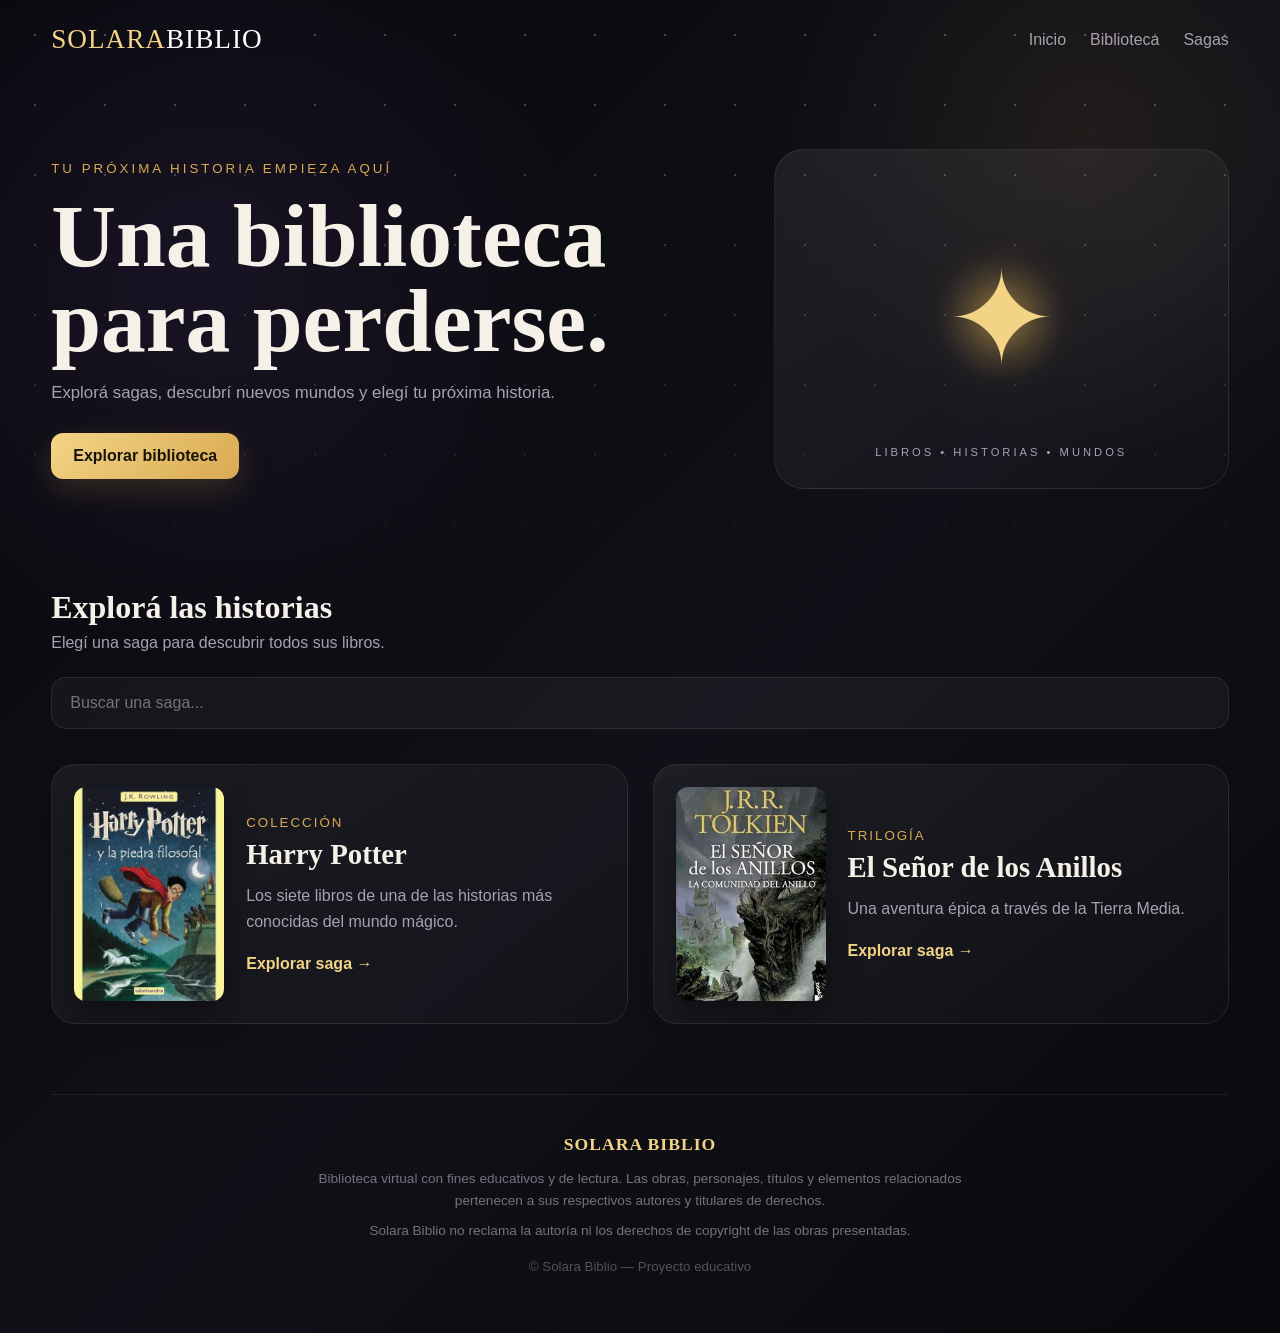
<file: index.html>
<!DOCTYPE html>
<html lang="es">
<head>
  <meta charset="UTF-8">
  <meta name="viewport" content="width=device-width, initial-scale=1.0">

  <title>Solara Biblio | Biblioteca Virtual</title>

  <link rel="stylesheet" href="style.css">
</head>

<body>

<header>
  <a class="logo" href="index.html">
    SOLARA<span>BIBLIO</span>
  </a>

  <nav>
    <a href="#inicio">Inicio</a>
    <a href="#biblioteca">Biblioteca</a>
    <a href="#sagas">Sagas</a>
  </nav>
</header>

<section class="hero" id="inicio">

  <div>
    <small>Tu próxima historia empieza aquí</small>

    <h1>Una biblioteca para perderse.</h1>

    <p>
      Explorá sagas, descubrí nuevos mundos y elegí
      tu próxima historia.
    </p>

    <button onclick="document.querySelector('#biblioteca').scrollIntoView()">
      Explorar biblioteca
    </button>
  </div>

  <div class="magic-card"></div>

</section>

<main id="biblioteca">

  <div class="section-title">
    <div>
      <h2>Explorá las historias</h2>

      <p>
        Elegí una saga para descubrir todos sus libros.
      </p>
    </div>
  </div>

  <input
    class="search"
    id="search"
    placeholder="Buscar una saga..."
  >

  <section class="sagas-grid" id="sagas">

    <a
      href="sagas/harry-potter.html"
      class="saga-card"
      data-name="harry potter"
    >

      <div
        class="saga-cover"
        style="background-image:url('covers/harry-potter/1.jpg')"
      ></div>

      <div class="saga-text">
        <small>COLECCIÓN</small>

        <h2>Harry Potter</h2>

        <p>
          Los siete libros de una de las historias
          más conocidas del mundo mágico.
        </p>

        <span>Explorar saga →</span>
      </div>

    </a>


    <a
      href="sagas/senor-anillos.html"
      class="saga-card"
      data-name="el señor de los anillos senor anillos"
    >

      <div
        class="saga-cover"
        style="background-image:url('covers/senor-anillos/1.jpg')"
      ></div>

      <div class="saga-text">
        <small>TRILOGÍA</small>

        <h2>El Señor de los Anillos</h2>

        <p>
          Una aventura épica a través de la Tierra Media.
        </p>

        <span>Explorar saga →</span>
      </div>

    </a>

  </section>

</main>

<footer>

  <strong>SOLARA BIBLIO</strong>

  <p>
    Biblioteca virtual con fines educativos y de lectura.
    Las obras, personajes, títulos y elementos relacionados
    pertenecen a sus respectivos autores y titulares de derechos.
  </p>

  <p>
    Solara Biblio no reclama la autoría ni los derechos de copyright
    de las obras presentadas.
  </p>

  <small>
    © Solara Biblio — Proyecto educativo
  </small>

</footer>

<script src="script.js"></script>

</body>
</html>
</file>
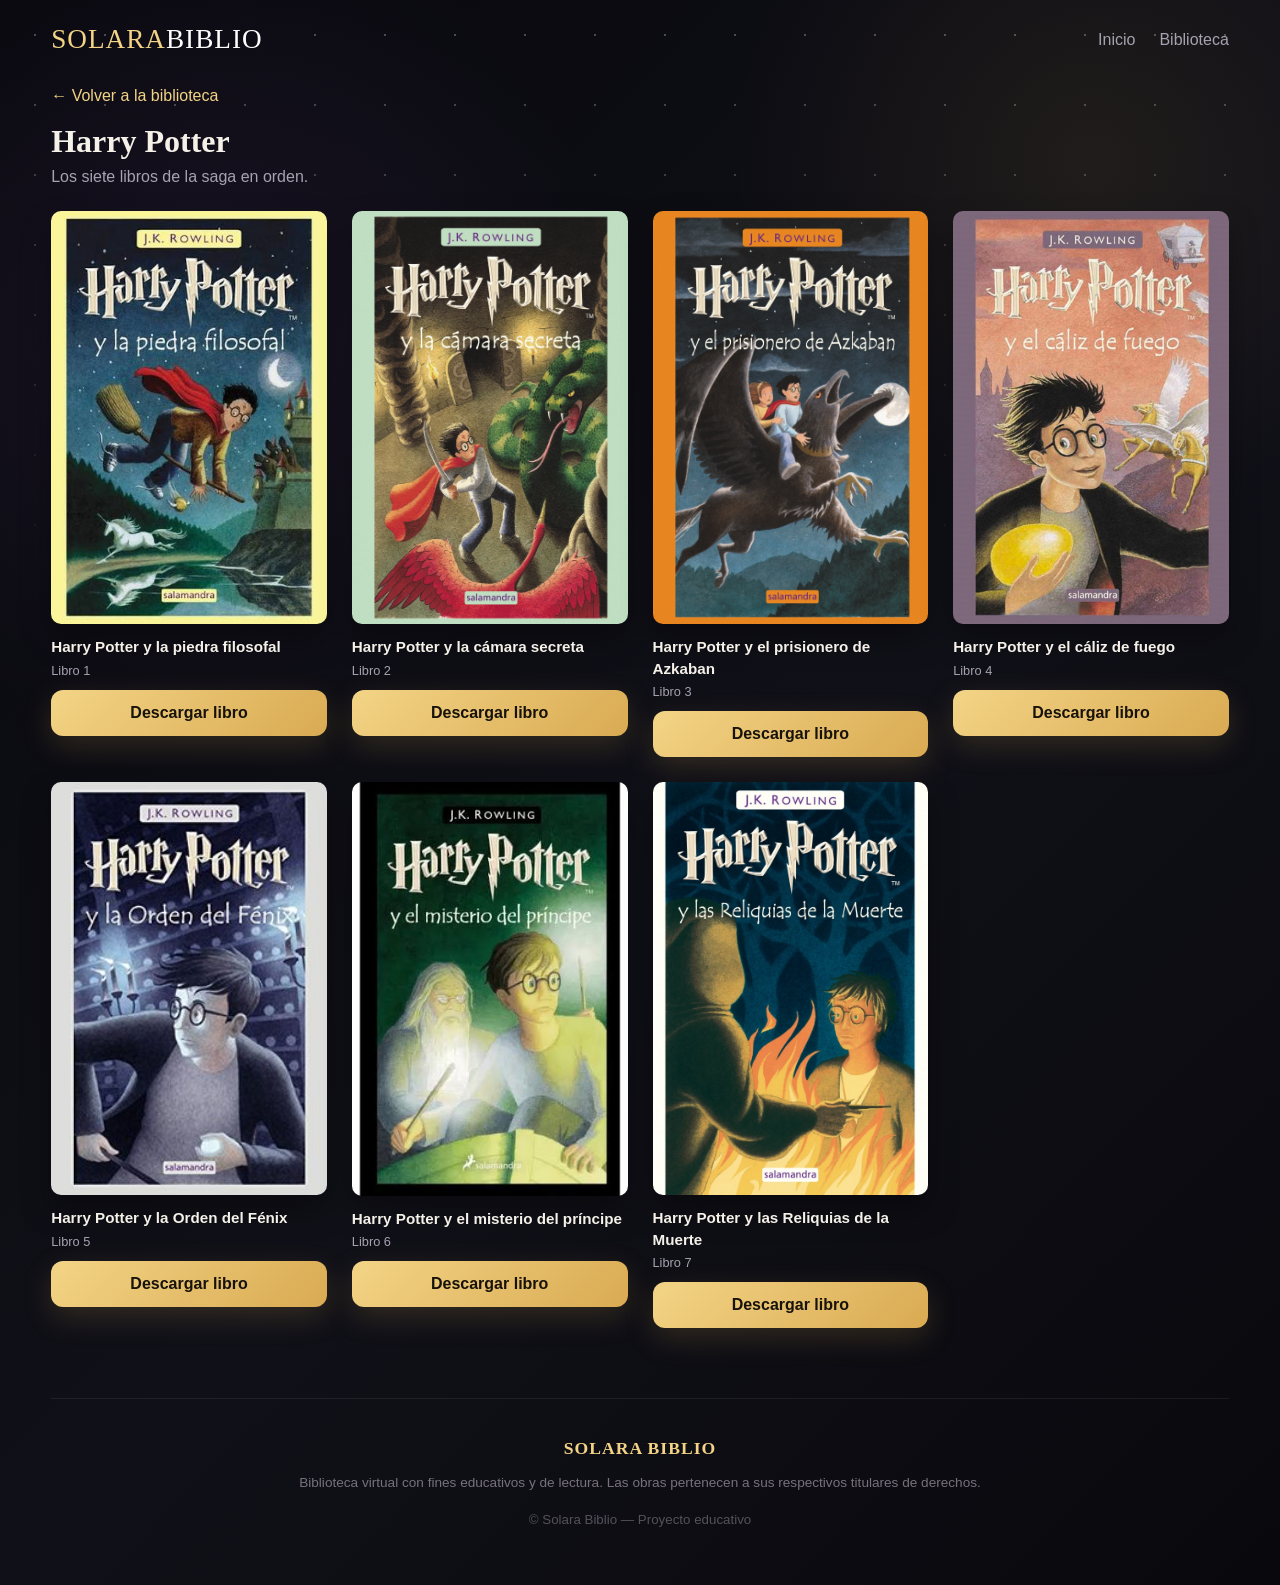
<file: sagas/harry-potter.html>
<!DOCTYPE html>
<html lang="es">
<head>
<meta charset="UTF-8">
<meta name="viewport" content="width=device-width,initial-scale=1.0">

<title>Harry Potter | Solara Biblio</title>

<link rel="stylesheet" href="../style.css">
</head>

<body>

<header>

<a class="logo" href="../index.html">
SOLARA<span>BIBLIO</span>
</a>

<nav>
<a href="../index.html">Inicio</a>
<a href="../index.html#biblioteca">Biblioteca</a>
</nav>

</header>

<main>

<div class="section-title">

<div>

<p class="back">
<a href="../index.html">← Volver a la biblioteca</a>
</p>

<h2>Harry Potter</h2>

<p>
Los siete libros de la saga en orden.
</p>

</div>

</div>

<section class="books-grid" id="books"></section>

</main>

<footer>

<strong>SOLARA BIBLIO</strong>

<p>
Biblioteca virtual con fines educativos y de lectura.
Las obras pertenecen a sus respectivos titulares de derechos.
</p>

<small>© Solara Biblio — Proyecto educativo</small>

</footer>

<script>

const books=[
"Harry Potter y la piedra filosofal",
"Harry Potter y la cámara secreta",
"Harry Potter y el prisionero de Azkaban",
"Harry Potter y el cáliz de fuego",
"Harry Potter y la Orden del Fénix",
"Harry Potter y el misterio del príncipe",
"Harry Potter y las Reliquias de la Muerte"
];

const container=document.querySelector("#books");

books.forEach((title,index)=>{

const n=index+1;

container.innerHTML+=`

<article class="book-card">

<img
src="../covers/harry-potter/${n}.jpg"
alt="${title}"
>

<h3>${title}</h3>

<span>Libro ${n}</span>

<a
class="download-btn"
href="../covers/harry-potter/${n}.pdf"
download
>
Descargar libro
</a>

</article>

`;

});

</script>

</body>
</html>
</file>
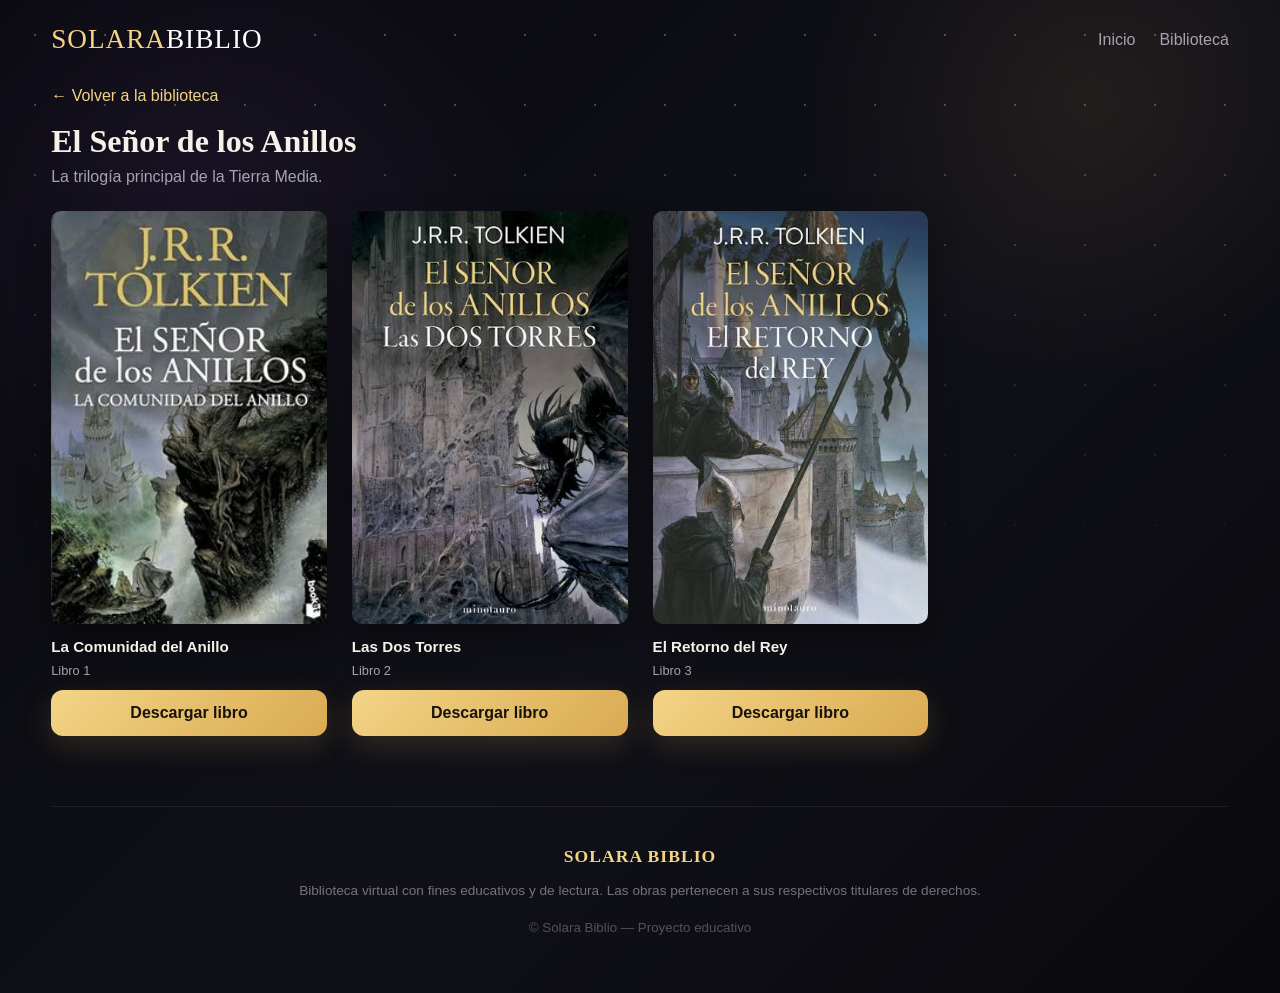
<file: sagas/senor-anillos.html>
<!DOCTYPE html>
<html lang="es">
<head>
<meta charset="UTF-8">
<meta name="viewport" content="width=device-width,initial-scale=1.0">

<title>El Señor de los Anillos | Solara Biblio</title>

<link rel="stylesheet" href="../style.css">
</head>

<body>

<header>

<a class="logo" href="../index.html">
SOLARA<span>BIBLIO</span>
</a>

<nav>
<a href="../index.html">Inicio</a>
<a href="../index.html#biblioteca">Biblioteca</a>
</nav>

</header>

<main>

<div class="section-title">

<div>

<p class="back">
<a href="../index.html">← Volver a la biblioteca</a>
</p>

<h2>El Señor de los Anillos</h2>

<p>
La trilogía principal de la Tierra Media.
</p>

</div>

</div>

<section class="books-grid" id="books"></section>

</main>

<footer>

<strong>SOLARA BIBLIO</strong>

<p>
Biblioteca virtual con fines educativos y de lectura.
Las obras pertenecen a sus respectivos titulares de derechos.
</p>

<small>© Solara Biblio — Proyecto educativo</small>

</footer>

<script>

const books=[
"La Comunidad del Anillo",
"Las Dos Torres",
"El Retorno del Rey"
];

const container=document.querySelector("#books");

books.forEach((title,index)=>{

const n=index+1;

container.innerHTML+=`

<article class="book-card">

<img
src="../covers/senor-anillos/${n}.jpg"
alt="${title}"
>

<h3>${title}</h3>

<span>Libro ${n}</span>

<a
class="download-btn"
href="../covers/senor-anillos/${n}.pdf"
download
>
Descargar libro
</a>

</article>

`;

});

</script>

</body>
</html>
</file>
<file: style.css>
*{
  box-sizing:border-box;
  margin:0;
  padding:0;
}

:root{
  --bg:#09090d;
  --panel:#13131a;
  --text:#f5f1e8;
  --muted:#a7a1b0;
  --gold:#d9aa52;
  --gold2:#f3d486;
}

html{
  scroll-behavior:smooth;
}

body{
  min-height:100vh;
  color:var(--text);
  font-family:Arial,Helvetica,sans-serif;
  background:
    radial-gradient(circle at 15% 20%,rgba(111,73,153,.14),transparent 25%),
    radial-gradient(circle at 85% 10%,rgba(217,170,82,.09),transparent 20%),
    linear-gradient(135deg,#08080d,#101018 55%,#09090d);
  overflow-x:hidden;
}

body::before{
  content:"";
  position:fixed;
  inset:0;
  pointer-events:none;
  opacity:.28;
  background-image:radial-gradient(#fff 1px,transparent 1px);
  background-size:70px 70px;
  mask-image:linear-gradient(to bottom,black,transparent 70%);
}

header{
  width:min(1180px,92%);
  margin:auto;
  padding:24px 0;
  display:flex;
  align-items:center;
  justify-content:space-between;
  position:relative;
  z-index:2;
}

.logo{
  font-family:Georgia,serif;
  font-size:1.7rem;
  letter-spacing:1px;
  color:var(--gold2);
  text-decoration:none;
}

.logo span{
  color:#fff;
}

nav{
  display:flex;
  gap:24px;
}

nav a{
  color:var(--muted);
  text-decoration:none;
  transition:.2s;
}

nav a:hover{
  color:var(--gold2);
}

.hero{
  width:min(1180px,92%);
  margin:50px auto 80px;
  min-height:380px;
  display:grid;
  grid-template-columns:1.2fr .8fr;
  align-items:center;
  gap:40px;
}

.hero small{
  color:var(--gold);
  letter-spacing:3px;
  text-transform:uppercase;
}

.hero h1{
  font-family:Georgia,serif;
  font-size:clamp(3rem,7vw,6rem);
  line-height:.95;
  margin:16px 0;
}

.hero p{
  color:var(--muted);
  max-width:600px;
  line-height:1.7;
  font-size:1.05rem;
}

.hero button,
.download-btn{
  border:0;
  cursor:pointer;
  margin-top:25px;
  padding:14px 22px;
  border-radius:12px;
  font-size:1rem;
  font-weight:bold;
  text-decoration:none;
  color:#17120a;
  background:linear-gradient(135deg,var(--gold2),var(--gold));
  box-shadow:0 10px 30px rgba(217,170,82,.18);
  transition:.25s;
}

.hero button:hover,
.download-btn:hover{
  transform:translateY(-3px);
  box-shadow:0 16px 35px rgba(217,170,82,.28);
}

.magic-card{
  height:340px;
  border:1px solid rgba(255,255,255,.08);
  border-radius:30px;
  background:
    radial-gradient(circle at center,rgba(217,170,82,.18),transparent 22%),
    linear-gradient(145deg,rgba(255,255,255,.07),rgba(255,255,255,.01));
  display:grid;
  place-items:center;
  position:relative;
  overflow:hidden;
}

.magic-card::before{
  content:"✦";
  font-size:130px;
  color:var(--gold2);
  text-shadow:0 0 50px var(--gold);
  animation:float 4s ease-in-out infinite;
}

.magic-card::after{
  content:"LIBROS • HISTORIAS • MUNDOS";
  position:absolute;
  bottom:30px;
  color:var(--muted);
  letter-spacing:3px;
  font-size:.7rem;
}

@keyframes float{
  50%{
    transform:translateY(-15px) rotate(15deg);
  }
}

main{
  width:min(1180px,92%);
  margin:auto;
  position:relative;
  z-index:1;
}

.section-title{
  margin-bottom:25px;
}

.section-title h2{
  font-family:Georgia,serif;
  font-size:2rem;
}

.section-title p{
  color:var(--muted);
  margin-top:8px;
}

.search{
  width:100%;
  border:1px solid rgba(255,255,255,.09);
  outline:none;
  border-radius:15px;
  padding:16px 18px;
  color:white;
  background:rgba(255,255,255,.04);
  margin-bottom:35px;
  font-size:1rem;
}

.search:focus{
  border-color:var(--gold);
}

.sagas-grid{
  display:grid;
  grid-template-columns:repeat(2,minmax(0,1fr));
  gap:25px;
  margin-bottom:70px;
}

.saga-card{
  min-height:260px;
  padding:22px;
  display:grid;
  grid-template-columns:150px 1fr;
  gap:22px;
  text-decoration:none;
  color:var(--text);
  border-radius:24px;
  border:1px solid rgba(255,255,255,.08);
  background:
    linear-gradient(
      145deg,
      rgba(255,255,255,.06),
      rgba(255,255,255,.015)
    );
  transition:.3s;
}

.saga-card:hover{
  transform:translateY(-8px);
  border-color:rgba(217,170,82,.35);
}

.saga-cover{
  border-radius:12px;
  background-size:cover;
  background-position:center;
  box-shadow:0 15px 30px rgba(0,0,0,.35);
}

.saga-text{
  display:flex;
  flex-direction:column;
  justify-content:center;
}

.saga-text small{
  color:var(--gold);
  letter-spacing:2px;
  margin-bottom:8px;
}

.saga-text h2{
  font-family:Georgia,serif;
  font-size:1.8rem;
  margin-bottom:12px;
}

.saga-text p{
  color:var(--muted);
  line-height:1.6;
}

.saga-text span{
  margin-top:20px;
  color:var(--gold2);
  font-weight:bold;
}

.back{
  margin-bottom:18px;
}

.back a{
  color:var(--gold2);
  text-decoration:none;
}

.books-grid{
  display:grid;
  grid-template-columns:repeat(4,minmax(140px,1fr));
  gap:25px;
  margin-bottom:70px;
}

.book-card{
  display:flex;
  flex-direction:column;
}

.book-card img{
  width:100%;
  aspect-ratio:2/3;
  object-fit:cover;
  border-radius:10px;
  box-shadow:0 15px 30px rgba(0,0,0,.35);
}

.book-card h3{
  margin-top:12px;
  line-height:1.4;
  font-size:.95rem;
}

.book-card span{
  color:var(--muted);
  font-size:.8rem;
  margin-top:5px;
}

.book-card .download-btn{
  margin-top:12px;
  text-align:center;
  display:block;
}

footer{
  width:min(1180px,92%);
  margin:20px auto;
  padding:35px 20px;
  color:#77717e;
  border-top:1px solid rgba(255,255,255,.07);
  text-align:center;
  line-height:1.6;
}

footer strong{
  display:block;
  color:var(--gold2);
  font-family:Georgia,serif;
  letter-spacing:1px;
  font-size:1.1rem;
  margin-bottom:10px;
}

footer p{
  max-width:700px;
  margin:8px auto;
  font-size:.85rem;
}

footer small{
  display:block;
  margin-top:15px;
  color:#55515c;
}

@media(max-width:850px){

  .hero{
    grid-template-columns:1fr;
  }

  .magic-card{
    height:230px;
  }

  .sagas-grid{
    grid-template-columns:1fr;
  }

  .books-grid{
    grid-template-columns:repeat(3,1fr);
  }

  nav{
    display:none;
  }

}

@media(max-width:550px){

  .hero h1{
    font-size:3.4rem;
  }

  .saga-card{
    grid-template-columns:120px 1fr;
    padding:16px;
    min-height:220px;
  }

  .books-grid{
    grid-template-columns:repeat(2,1fr);
    gap:18px;
  }

}
</file>
